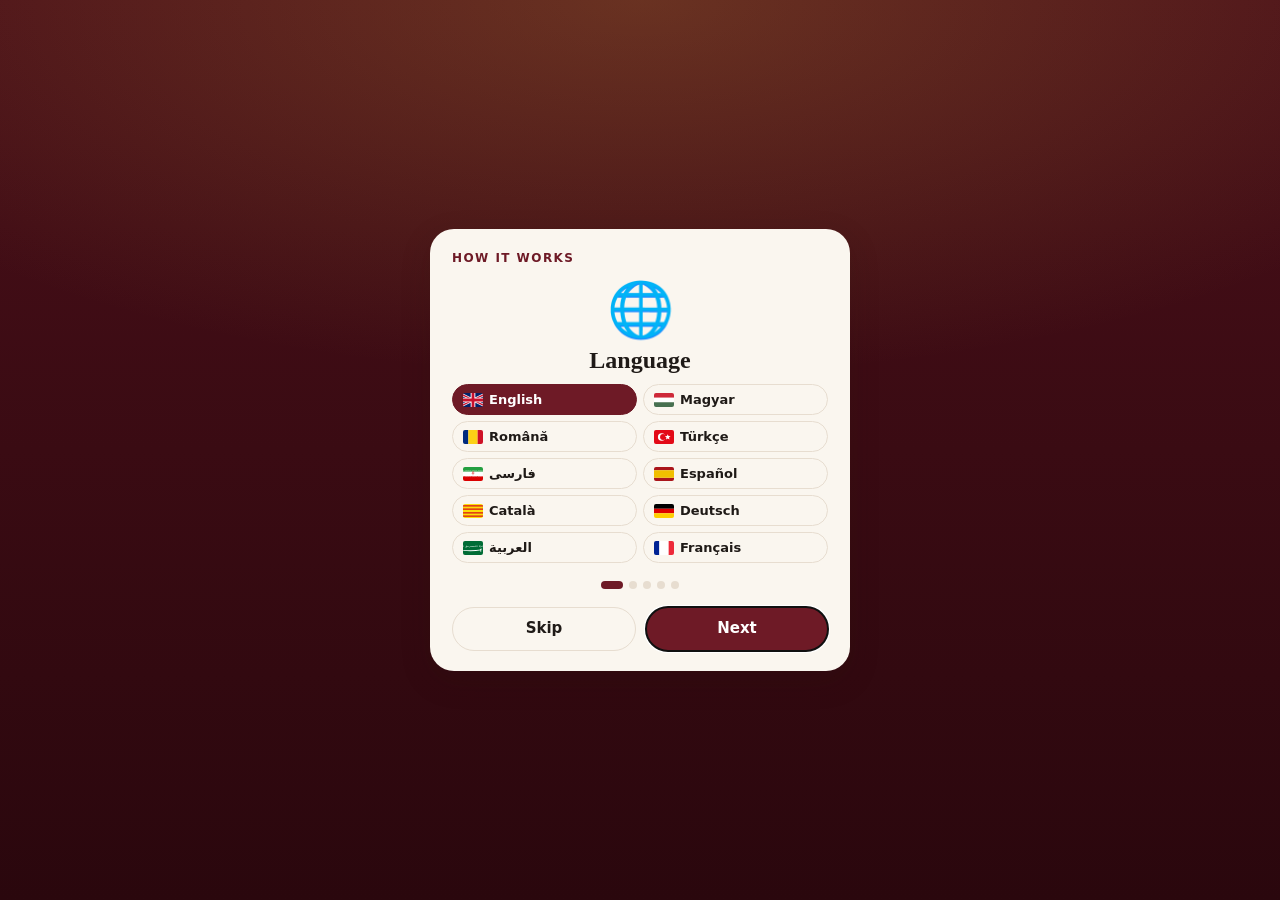
<file: index.html>
<!doctype html>
<html lang="en">
<head>
  <meta charset="utf-8">
  <meta name="viewport" content="width=device-width, initial-scale=1, viewport-fit=cover">
  <meta name="theme-color" content="#6e1a26">
  <title>(T) Our.Cluj</title>
  <link rel="manifest" href="manifest.webmanifest">
  <link rel="icon" href="img/icon.svg" type="image/svg+xml">
  <link rel="apple-touch-icon" href="img/apple-touch-icon.png">
  <link rel="stylesheet" href="vendor/leaflet/leaflet.css">
  <link rel="stylesheet" href="css/style.css">
</head>
<body>
  <!-- Kurze Einführung (einmalig, später über das Menü) -->
  <section class="onboard" id="onboard" hidden role="dialog" aria-modal="true" aria-labelledby="ob-title">
    <div class="ob-card">
      <div class="ob-top"><span class="ob-head" id="ob-head"></span></div>
      <div class="ob-icon" id="ob-icon" aria-hidden="true"></div>
      <h2 id="ob-title"></h2>
      <p id="ob-text"></p>
      <div class="ob-langs" id="ob-langs" role="group" hidden></div>
      <div class="ob-dots" id="ob-dots"></div>
      <div class="ob-actions">
        <button class="btn btn-ghost" id="ob-skip" type="button"></button>
        <button class="btn btn-primary" id="ob-next" type="button"></button>
      </div>
    </div>
  </section>

  <!-- Auswahl: Stadt und Tour -->
  <section class="chooser" id="chooser" hidden aria-labelledby="ch-title">
    <header class="ch-head">
      <img class="curtain-mark" src="img/logo-mark.svg" alt="" aria-hidden="true">
      <h1 id="ch-title"></h1>
      <p id="ch-sub"></p>
      <button class="btn btn-ghost ch-help" id="ch-help" type="button"></button>
    </header>
    <p class="ch-error" id="ch-error" hidden></p>
    <div class="ch-list" id="ch-list"></div>
    <p class="ch-ai"><button class="link-btn ai-link" id="ai-chooser" type="button"></button></p>
  </section>

  <!-- Startbildschirm -->
  <section id="intro" class="intro">
    <div class="intro-inner">
      <img class="curtain-mark" src="img/logo-mark.svg" alt="" aria-hidden="true">
      <p class="eyebrow" id="intro-organizer"></p>
      <h1 id="intro-title"></h1>
      <p class="lead" id="intro-subtitle"></p>
      <button class="intro-lang-btn" id="intro-lang-btn" type="button" aria-expanded="false" aria-controls="intro-lang"></button>
      <div class="lang-switch intro-lang" id="intro-lang" role="group" data-i18n-aria="chooseLang" hidden></div>
      <ul class="facts">
        <li><strong id="intro-count">5</strong> <span data-i18n="stations"></span> <small id="intro-optional" class="intro-optional"></small></li>
        <li><strong id="intro-km"></strong> <span data-i18n="onFoot"></span></li>
        <li><strong id="intro-min"></strong></li>
      </ul>
      <button class="btn btn-primary btn-lg" id="start-btn" data-i18n="start"></button>
      <p class="hint" data-i18n="hint"></p>
      <button class="link-btn" id="intro-change" type="button" data-i18n="changeTour"></button>
      <button class="link-btn ai-link" id="ai-intro" type="button" data-i18n="aiShort"></button>
      <p class="proto-note" data-i18n="protoNote"></p>
    </div>
  </section>

  <!-- Kopfzeile -->
  <header class="topbar">
    <button class="icon-btn" id="list-btn" data-i18n-aria="aMenu">
      <svg viewBox="0 0 24 24"><path d="M4 6h16M4 12h16M4 18h16" stroke="currentColor" stroke-width="2" stroke-linecap="round"/></svg>
    </button>
    <div class="topbar-title">
      <span id="tour-title"></span>
      <span class="progress-label" id="progress-label"></span>
    </div>
    <button class="lang-btn" id="lang-btn" data-i18n-aria="chooseLang" aria-haspopup="true" aria-expanded="false" aria-controls="lang-menu">EN</button>
    <button class="icon-btn" id="locate-btn" data-i18n-aria="aLocate">
      <svg viewBox="0 0 24 24"><circle cx="12" cy="12" r="4" fill="none" stroke="currentColor" stroke-width="2"/><path d="M12 2v3M12 19v3M2 12h3M19 12h3" stroke="currentColor" stroke-width="2" stroke-linecap="round"/></svg>
    </button>
  </header>
  <div class="progress-bar"><div id="progress-fill"></div></div>
  <div class="lang-menu" id="lang-menu" hidden><div class="lang-switch" role="group" data-i18n-aria="chooseLang"></div></div>

  <!-- Karte -->
  <main id="map" data-i18n-aria="aMap"></main>

  <div class="demo-banner" id="demo-banner" data-i18n="demoBanner" hidden></div>

  <!-- Karte der nächsten Station (unten) -->
  <section class="next-card" id="next-card">
    <div class="next-num" id="next-num">1</div>
    <div class="next-info">
      <div class="next-label" id="next-label"></div>
      <div class="next-title" id="next-title"></div>
      <div class="next-meta" id="next-meta"></div>
    </div>
    <button class="btn btn-primary" id="next-open"></button>
  </section>

  <!-- Stationsliste -->
  <aside class="drawer" id="drawer" aria-hidden="true">
    <div class="drawer-head">
      <h2 data-i18n="stationsTitle"></h2>
      <button class="icon-btn" id="drawer-close" data-i18n-aria="aClose">
        <svg viewBox="0 0 24 24"><path d="M6 6l12 12M18 6L6 18" stroke="currentColor" stroke-width="2" stroke-linecap="round"/></svg>
      </button>
    </div>
    <ol class="station-list" id="station-list"></ol>
    <div class="drawer-foot">
      <button class="btn btn-ghost drawer-lang" id="drawer-lang" type="button" aria-haspopup="true"></button>
      <label class="switch">
        <input type="checkbox" id="demo-toggle">
        <span data-i18n="demoMode"></span>
      </label>
      <button class="btn btn-ghost" id="change-tour-btn" type="button" data-i18n="changeTour"></button>
      <button class="btn btn-ghost" id="help-btn" type="button" data-i18n="howItWorks"></button>
      <button class="btn btn-ghost" id="ai-menu" type="button" data-i18n="aiMenu"></button>
      <button class="btn btn-ghost" id="reset-btn" data-i18n="resetProgress"></button>
    </div>
  </aside>
  <div class="scrim" id="scrim"></div>

  <!-- Stationsdetail mit Audio -->
  <section class="sheet" id="sheet" aria-hidden="true" role="dialog" aria-labelledby="sheet-title">
    <div class="sheet-grip"></div>
    <button class="icon-btn sheet-close" id="sheet-close" data-i18n-aria="aClose">
      <svg viewBox="0 0 24 24"><path d="M6 9l6 6 6-6" stroke="currentColor" stroke-width="2" stroke-linecap="round" fill="none"/></svg>
    </button>
    <div class="sheet-hero" id="sheet-hero">
      <span class="sheet-year" id="sheet-year"></span>
      <span class="sheet-num" id="sheet-num"></span>
    </div>
    <div class="sheet-body">
      <p class="eyebrow" id="sheet-subtitle"></p>
      <h2 id="sheet-title"></h2>
      <p class="sheet-address" id="sheet-address"></p>

      <div class="gallery-wrap" id="sheet-media-wrap" hidden>
        <div class="gallery" id="sheet-media"></div>
        <p class="media-credit" id="media-credit"></p>
      </div>

      <div class="player" id="player">
        <button class="play-btn" id="play-btn" data-i18n-aria="aPlay">
          <svg class="i-play" viewBox="0 0 24 24"><path d="M8 5v14l11-7z" fill="currentColor"/></svg>
          <svg class="i-pause" viewBox="0 0 24 24"><path d="M7 5h4v14H7zM13 5h4v14h-4z" fill="currentColor"/></svg>
        </button>
        <div class="player-main">
          <div class="player-track" id="player-track"><div class="player-fill" id="player-fill"></div></div>
          <div class="player-meta">
            <span id="player-time">0:00</span>
            <span id="player-source"></span>
          </div>
        </div>
        <div class="player-side">
          <button class="chip" id="back-btn" data-i18n-aria="aBack">−15</button>
          <button class="chip" id="rate-btn" data-i18n-aria="aRate">1×</button>
        </div>
      </div>

      <section class="compare" id="sheet-compare" hidden>
        <div class="compare-head"><strong data-i18n="cmpTitle"></strong><span id="cmp-caption"></span></div>
        <div class="compare-stage" id="cmp-stage">
          <img id="cmp-now" alt="" hidden>
          <div class="compare-then" id="cmp-then-wrap"><img id="cmp-then" alt=""></div>
          <div class="compare-handle" id="cmp-handle" hidden></div>
          <span class="compare-tag left" id="cmp-tag-then"></span>
          <span class="compare-tag right" id="cmp-tag-now" data-i18n="cmpNow" hidden></span>
          <input type="range" id="cmp-range" min="0" max="100" step="any" value="50" data-i18n-aria="cmpSlider" hidden>
          <div class="compare-empty" id="cmp-empty"><p data-i18n="cmpNoNow"></p></div>
        </div>
        <div class="compare-thumbs" id="cmp-thumbs"></div>
        <p class="compare-hint" id="cmp-hint"></p>
        <button class="btn btn-ghost compare-photo" id="cmp-photo" type="button"></button>
        <input type="file" accept="image/*" capture="environment" id="cmp-file" hidden>
        <p class="compare-credit" id="cmp-credit"></p>
      </section>

      <div class="story" id="sheet-text"></div>
      <aside class="fact" id="sheet-fact" hidden></aside>

      <section class="nearby" id="sheet-nearby" hidden>
        <h3 data-i18n="nearbyTitle"></h3>
        <div class="nearby-list" id="nearby-list"></div>
      </section>

      <div class="activity" id="sheet-activity" hidden>
        <div class="activity-head"><span class="activity-icon" id="act-icon"></span><h3 id="act-title"></h3></div>
        <p id="act-text"></p>
        <ul class="activity-items" id="act-items"></ul>
        <div class="photo-box" id="act-photo" hidden>
          <input type="file" accept="image/*" capture="user" id="photo-input" hidden>
          <img id="photo-preview" alt="" hidden>
          <div class="photo-actions">
            <button class="btn btn-primary" id="photo-btn"></button>
            <button class="btn btn-ghost" id="photo-share" data-i18n="share" hidden></button>
          </div>
          <p class="photo-note" data-i18n="photoNote"></p>
        </div>
      </div>
      <div class="links" id="sheet-links"></div>
      <section class="readmore" id="sheet-readmore" hidden>
        <h3 data-i18n="readMore"></h3>
        <ul id="readmore-list"></ul>
      </section>

      <div class="sheet-actions">
        <button class="btn btn-ghost" id="route-btn" data-i18n="route"></button>
        <button class="btn btn-primary" id="sheet-next"></button>
      </div>
      <button class="btn btn-ghost sheet-optional" id="sheet-next-opt" type="button" hidden></button>
    </div>
  </section>

  <!-- Vollbildansicht für Archivbilder -->
  <div class="lightbox" id="lightbox" hidden role="dialog" aria-modal="true">
    <button class="icon-btn lightbox-close" id="lightbox-close" data-i18n-aria="aClose">
      <svg viewBox="0 0 24 24"><path d="M6 6l12 12M18 6L6 18" stroke="currentColor" stroke-width="2" stroke-linecap="round"/></svg>
    </button>
    <button class="icon-btn lightbox-nav prev" id="lightbox-prev" data-i18n-aria="aPrev">
      <svg viewBox="0 0 24 24"><path d="M15 5l-7 7 7 7" stroke="currentColor" stroke-width="2" stroke-linecap="round" fill="none"/></svg>
    </button>
    <figure>
      <img id="lightbox-img" alt="">
      <figcaption id="lightbox-cap"></figcaption>
    </figure>
    <button class="icon-btn lightbox-nav next" id="lightbox-next" data-i18n-aria="aNext">
      <svg viewBox="0 0 24 24"><path d="M9 5l7 7-7 7" stroke="currentColor" stroke-width="2" stroke-linecap="round" fill="none"/></svg>
    </button>
  </div>


  <!-- KI-Hinweis -->
  <section class="ai-modal" id="ai-modal" hidden role="dialog" aria-modal="true" aria-labelledby="ai-title">
    <div class="ai-card">
      <h2 id="ai-title"></h2>
      <div id="ai-text"></div>
      <button class="btn btn-primary" id="ai-close" type="button"></button>
    </div>
  </section>

  <div class="toast" id="toast" role="status" aria-live="polite"></div>

  <script src="vendor/leaflet/leaflet.js"></script>
  <script src="js/i18n.js"></script>
  <script src="js/i18n-extra.js"></script>
  <script src="js/stations.js"></script>
  <script src="js/stations-locales.js"></script>
  <script src="js/audio.js"></script>
  <script src="js/boot.js"></script>
  <script src="js/app.js"></script>
</body>
</html>
</file>
<file: vendor/leaflet/leaflet.css>
/* required styles */

.leaflet-pane,
.leaflet-tile,
.leaflet-marker-icon,
.leaflet-marker-shadow,
.leaflet-tile-container,
.leaflet-pane > svg,
.leaflet-pane > canvas,
.leaflet-zoom-box,
.leaflet-image-layer,
.leaflet-layer {
	position: absolute;
	left: 0;
	top: 0;
	}
.leaflet-container {
	overflow: hidden;
	}
.leaflet-tile,
.leaflet-marker-icon,
.leaflet-marker-shadow {
	-webkit-user-select: none;
	   -moz-user-select: none;
	        user-select: none;
	  -webkit-user-drag: none;
	}
/* Prevents IE11 from highlighting tiles in blue */
.leaflet-tile::selection {
	background: transparent;
}
/* Safari renders non-retina tile on retina better with this, but Chrome is worse */
.leaflet-safari .leaflet-tile {
	image-rendering: -webkit-optimize-contrast;
	}
/* hack that prevents hw layers "stretching" when loading new tiles */
.leaflet-safari .leaflet-tile-container {
	width: 1600px;
	height: 1600px;
	-webkit-transform-origin: 0 0;
	}
.leaflet-marker-icon,
.leaflet-marker-shadow {
	display: block;
	}
/* .leaflet-container svg: reset svg max-width decleration shipped in Joomla! (joomla.org) 3.x */
/* .leaflet-container img: map is broken in FF if you have max-width: 100% on tiles */
.leaflet-container .leaflet-overlay-pane svg {
	max-width: none !important;
	max-height: none !important;
	}
.leaflet-container .leaflet-marker-pane img,
.leaflet-container .leaflet-shadow-pane img,
.leaflet-container .leaflet-tile-pane img,
.leaflet-container img.leaflet-image-layer,
.leaflet-container .leaflet-tile {
	max-width: none !important;
	max-height: none !important;
	width: auto;
	padding: 0;
	}

.leaflet-container img.leaflet-tile {
	/* See: https://bugs.chromium.org/p/chromium/issues/detail?id=600120 */
	mix-blend-mode: plus-lighter;
}

.leaflet-container.leaflet-touch-zoom {
	-ms-touch-action: pan-x pan-y;
	touch-action: pan-x pan-y;
	}
.leaflet-container.leaflet-touch-drag {
	-ms-touch-action: pinch-zoom;
	/* Fallback for FF which doesn't support pinch-zoom */
	touch-action: none;
	touch-action: pinch-zoom;
}
.leaflet-container.leaflet-touch-drag.leaflet-touch-zoom {
	-ms-touch-action: none;
	touch-action: none;
}
.leaflet-container {
	-webkit-tap-highlight-color: transparent;
}
.leaflet-container a {
	-webkit-tap-highlight-color: rgba(51, 181, 229, 0.4);
}
.leaflet-tile {
	filter: inherit;
	visibility: hidden;
	}
.leaflet-tile-loaded {
	visibility: inherit;
	}
.leaflet-zoom-box {
	width: 0;
	height: 0;
	-moz-box-sizing: border-box;
	     box-sizing: border-box;
	z-index: 800;
	}
/* workaround for https://bugzilla.mozilla.org/show_bug.cgi?id=888319 */
.leaflet-overlay-pane svg {
	-moz-user-select: none;
	}

.leaflet-pane         { z-index: 400; }

.leaflet-tile-pane    { z-index: 200; }
.leaflet-overlay-pane { z-index: 400; }
.leaflet-shadow-pane  { z-index: 500; }
.leaflet-marker-pane  { z-index: 600; }
.leaflet-tooltip-pane   { z-index: 650; }
.leaflet-popup-pane   { z-index: 700; }

.leaflet-map-pane canvas { z-index: 100; }
.leaflet-map-pane svg    { z-index: 200; }

.leaflet-vml-shape {
	width: 1px;
	height: 1px;
	}
.lvml {
	behavior: url(#default#VML);
	display: inline-block;
	position: absolute;
	}


/* control positioning */

.leaflet-control {
	position: relative;
	z-index: 800;
	pointer-events: visiblePainted; /* IE 9-10 doesn't have auto */
	pointer-events: auto;
	}
.leaflet-top,
.leaflet-bottom {
	position: absolute;
	z-index: 1000;
	pointer-events: none;
	}
.leaflet-top {
	top: 0;
	}
.leaflet-right {
	right: 0;
	}
.leaflet-bottom {
	bottom: 0;
	}
.leaflet-left {
	left: 0;
	}
.leaflet-control {
	float: left;
	clear: both;
	}
.leaflet-right .leaflet-control {
	float: right;
	}
.leaflet-top .leaflet-control {
	margin-top: 10px;
	}
.leaflet-bottom .leaflet-control {
	margin-bottom: 10px;
	}
.leaflet-left .leaflet-control {
	margin-left: 10px;
	}
.leaflet-right .leaflet-control {
	margin-right: 10px;
	}


/* zoom and fade animations */

.leaflet-fade-anim .leaflet-popup {
	opacity: 0;
	-webkit-transition: opacity 0.2s linear;
	   -moz-transition: opacity 0.2s linear;
	        transition: opacity 0.2s linear;
	}
.leaflet-fade-anim .leaflet-map-pane .leaflet-popup {
	opacity: 1;
	}
.leaflet-zoom-animated {
	-webkit-transform-origin: 0 0;
	    -ms-transform-origin: 0 0;
	        transform-origin: 0 0;
	}
svg.leaflet-zoom-animated {
	will-change: transform;
}

.leaflet-zoom-anim .leaflet-zoom-animated {
	-webkit-transition: -webkit-transform 0.25s cubic-bezier(0,0,0.25,1);
	   -moz-transition:    -moz-transform 0.25s cubic-bezier(0,0,0.25,1);
	        transition:         transform 0.25s cubic-bezier(0,0,0.25,1);
	}
.leaflet-zoom-anim .leaflet-tile,
.leaflet-pan-anim .leaflet-tile {
	-webkit-transition: none;
	   -moz-transition: none;
	        transition: none;
	}

.leaflet-zoom-anim .leaflet-zoom-hide {
	visibility: hidden;
	}


/* cursors */

.leaflet-interactive {
	cursor: pointer;
	}
.leaflet-grab {
	cursor: -webkit-grab;
	cursor:    -moz-grab;
	cursor:         grab;
	}
.leaflet-crosshair,
.leaflet-crosshair .leaflet-interactive {
	cursor: crosshair;
	}
.leaflet-popup-pane,
.leaflet-control {
	cursor: auto;
	}
.leaflet-dragging .leaflet-grab,
.leaflet-dragging .leaflet-grab .leaflet-interactive,
.leaflet-dragging .leaflet-marker-draggable {
	cursor: move;
	cursor: -webkit-grabbing;
	cursor:    -moz-grabbing;
	cursor:         grabbing;
	}

/* marker & overlays interactivity */
.leaflet-marker-icon,
.leaflet-marker-shadow,
.leaflet-image-layer,
.leaflet-pane > svg path,
.leaflet-tile-container {
	pointer-events: none;
	}

.leaflet-marker-icon.leaflet-interactive,
.leaflet-image-layer.leaflet-interactive,
.leaflet-pane > svg path.leaflet-interactive,
svg.leaflet-image-layer.leaflet-interactive path {
	pointer-events: visiblePainted; /* IE 9-10 doesn't have auto */
	pointer-events: auto;
	}

/* visual tweaks */

.leaflet-container {
	background: #ddd;
	outline-offset: 1px;
	}
.leaflet-container a {
	color: #0078A8;
	}
.leaflet-zoom-box {
	border: 2px dotted #38f;
	background: rgba(255,255,255,0.5);
	}


/* general typography */
.leaflet-container {
	font-family: "Helvetica Neue", Arial, Helvetica, sans-serif;
	font-size: 12px;
	font-size: 0.75rem;
	line-height: 1.5;
	}


/* general toolbar styles */

.leaflet-bar {
	box-shadow: 0 1px 5px rgba(0,0,0,0.65);
	border-radius: 4px;
	}
.leaflet-bar a {
	background-color: #fff;
	border-bottom: 1px solid #ccc;
	width: 26px;
	height: 26px;
	line-height: 26px;
	display: block;
	text-align: center;
	text-decoration: none;
	color: black;
	}
.leaflet-bar a,
.leaflet-control-layers-toggle {
	background-position: 50% 50%;
	background-repeat: no-repeat;
	display: block;
	}
.leaflet-bar a:hover,
.leaflet-bar a:focus {
	background-color: #f4f4f4;
	}
.leaflet-bar a:first-child {
	border-top-left-radius: 4px;
	border-top-right-radius: 4px;
	}
.leaflet-bar a:last-child {
	border-bottom-left-radius: 4px;
	border-bottom-right-radius: 4px;
	border-bottom: none;
	}
.leaflet-bar a.leaflet-disabled {
	cursor: default;
	background-color: #f4f4f4;
	color: #bbb;
	}

.leaflet-touch .leaflet-bar a {
	width: 30px;
	height: 30px;
	line-height: 30px;
	}
.leaflet-touch .leaflet-bar a:first-child {
	border-top-left-radius: 2px;
	border-top-right-radius: 2px;
	}
.leaflet-touch .leaflet-bar a:last-child {
	border-bottom-left-radius: 2px;
	border-bottom-right-radius: 2px;
	}

/* zoom control */

.leaflet-control-zoom-in,
.leaflet-control-zoom-out {
	font: bold 18px 'Lucida Console', Monaco, monospace;
	text-indent: 1px;
	}

.leaflet-touch .leaflet-control-zoom-in, .leaflet-touch .leaflet-control-zoom-out  {
	font-size: 22px;
	}


/* layers control */

.leaflet-control-layers {
	box-shadow: 0 1px 5px rgba(0,0,0,0.4);
	background: #fff;
	border-radius: 5px;
	}
.leaflet-control-layers-toggle {
	background-image: url(images/layers.png);
	width: 36px;
	height: 36px;
	}
.leaflet-retina .leaflet-control-layers-toggle {
	background-image: url(images/layers-2x.png);
	background-size: 26px 26px;
	}
.leaflet-touch .leaflet-control-layers-toggle {
	width: 44px;
	height: 44px;
	}
.leaflet-control-layers .leaflet-control-layers-list,
.leaflet-control-layers-expanded .leaflet-control-layers-toggle {
	display: none;
	}
.leaflet-control-layers-expanded .leaflet-control-layers-list {
	display: block;
	position: relative;
	}
.leaflet-control-layers-expanded {
	padding: 6px 10px 6px 6px;
	color: #333;
	background: #fff;
	}
.leaflet-control-layers-scrollbar {
	overflow-y: scroll;
	overflow-x: hidden;
	padding-right: 5px;
	}
.leaflet-control-layers-selector {
	margin-top: 2px;
	position: relative;
	top: 1px;
	}
.leaflet-control-layers label {
	display: block;
	font-size: 13px;
	font-size: 1.08333em;
	}
.leaflet-control-layers-separator {
	height: 0;
	border-top: 1px solid #ddd;
	margin: 5px -10px 5px -6px;
	}

/* Default icon URLs */
.leaflet-default-icon-path { /* used only in path-guessing heuristic, see L.Icon.Default */
	background-image: url(images/marker-icon.png);
	}


/* attribution and scale controls */

.leaflet-container .leaflet-control-attribution {
	background: #fff;
	background: rgba(255, 255, 255, 0.8);
	margin: 0;
	}
.leaflet-control-attribution,
.leaflet-control-scale-line {
	padding: 0 5px;
	color: #333;
	line-height: 1.4;
	}
.leaflet-control-attribution a {
	text-decoration: none;
	}
.leaflet-control-attribution a:hover,
.leaflet-control-attribution a:focus {
	text-decoration: underline;
	}
.leaflet-attribution-flag {
	display: inline !important;
	vertical-align: baseline !important;
	width: 1em;
	height: 0.6669em;
	}
.leaflet-left .leaflet-control-scale {
	margin-left: 5px;
	}
.leaflet-bottom .leaflet-control-scale {
	margin-bottom: 5px;
	}
.leaflet-control-scale-line {
	border: 2px solid #777;
	border-top: none;
	line-height: 1.1;
	padding: 2px 5px 1px;
	white-space: nowrap;
	-moz-box-sizing: border-box;
	     box-sizing: border-box;
	background: rgba(255, 255, 255, 0.8);
	text-shadow: 1px 1px #fff;
	}
.leaflet-control-scale-line:not(:first-child) {
	border-top: 2px solid #777;
	border-bottom: none;
	margin-top: -2px;
	}
.leaflet-control-scale-line:not(:first-child):not(:last-child) {
	border-bottom: 2px solid #777;
	}

.leaflet-touch .leaflet-control-attribution,
.leaflet-touch .leaflet-control-layers,
.leaflet-touch .leaflet-bar {
	box-shadow: none;
	}
.leaflet-touch .leaflet-control-layers,
.leaflet-touch .leaflet-bar {
	border: 2px solid rgba(0,0,0,0.2);
	background-clip: padding-box;
	}


/* popup */

.leaflet-popup {
	position: absolute;
	text-align: center;
	margin-bottom: 20px;
	}
.leaflet-popup-content-wrapper {
	padding: 1px;
	text-align: left;
	border-radius: 12px;
	}
.leaflet-popup-content {
	margin: 13px 24px 13px 20px;
	line-height: 1.3;
	font-size: 13px;
	font-size: 1.08333em;
	min-height: 1px;
	}
.leaflet-popup-content p {
	margin: 17px 0;
	margin: 1.3em 0;
	}
.leaflet-popup-tip-container {
	width: 40px;
	height: 20px;
	position: absolute;
	left: 50%;
	margin-top: -1px;
	margin-left: -20px;
	overflow: hidden;
	pointer-events: none;
	}
.leaflet-popup-tip {
	width: 17px;
	height: 17px;
	padding: 1px;

	margin: -10px auto 0;
	pointer-events: auto;

	-webkit-transform: rotate(45deg);
	   -moz-transform: rotate(45deg);
	    -ms-transform: rotate(45deg);
	        transform: rotate(45deg);
	}
.leaflet-popup-content-wrapper,
.leaflet-popup-tip {
	background: white;
	color: #333;
	box-shadow: 0 3px 14px rgba(0,0,0,0.4);
	}
.leaflet-container a.leaflet-popup-close-button {
	position: absolute;
	top: 0;
	right: 0;
	border: none;
	text-align: center;
	width: 24px;
	height: 24px;
	font: 16px/24px Tahoma, Verdana, sans-serif;
	color: #757575;
	text-decoration: none;
	background: transparent;
	}
.leaflet-container a.leaflet-popup-close-button:hover,
.leaflet-container a.leaflet-popup-close-button:focus {
	color: #585858;
	}
.leaflet-popup-scrolled {
	overflow: auto;
	}

.leaflet-oldie .leaflet-popup-content-wrapper {
	-ms-zoom: 1;
	}
.leaflet-oldie .leaflet-popup-tip {
	width: 24px;
	margin: 0 auto;

	-ms-filter: "progid:DXImageTransform.Microsoft.Matrix(M11=0.70710678, M12=0.70710678, M21=-0.70710678, M22=0.70710678)";
	filter: progid:DXImageTransform.Microsoft.Matrix(M11=0.70710678, M12=0.70710678, M21=-0.70710678, M22=0.70710678);
	}

.leaflet-oldie .leaflet-control-zoom,
.leaflet-oldie .leaflet-control-layers,
.leaflet-oldie .leaflet-popup-content-wrapper,
.leaflet-oldie .leaflet-popup-tip {
	border: 1px solid #999;
	}


/* div icon */

.leaflet-div-icon {
	background: #fff;
	border: 1px solid #666;
	}


/* Tooltip */
/* Base styles for the element that has a tooltip */
.leaflet-tooltip {
	position: absolute;
	padding: 6px;
	background-color: #fff;
	border: 1px solid #fff;
	border-radius: 3px;
	color: #222;
	white-space: nowrap;
	-webkit-user-select: none;
	-moz-user-select: none;
	-ms-user-select: none;
	user-select: none;
	pointer-events: none;
	box-shadow: 0 1px 3px rgba(0,0,0,0.4);
	}
.leaflet-tooltip.leaflet-interactive {
	cursor: pointer;
	pointer-events: auto;
	}
.leaflet-tooltip-top:before,
.leaflet-tooltip-bottom:before,
.leaflet-tooltip-left:before,
.leaflet-tooltip-right:before {
	position: absolute;
	pointer-events: none;
	border: 6px solid transparent;
	background: transparent;
	content: "";
	}

/* Directions */

.leaflet-tooltip-bottom {
	margin-top: 6px;
}
.leaflet-tooltip-top {
	margin-top: -6px;
}
.leaflet-tooltip-bottom:before,
.leaflet-tooltip-top:before {
	left: 50%;
	margin-left: -6px;
	}
.leaflet-tooltip-top:before {
	bottom: 0;
	margin-bottom: -12px;
	border-top-color: #fff;
	}
.leaflet-tooltip-bottom:before {
	top: 0;
	margin-top: -12px;
	margin-left: -6px;
	border-bottom-color: #fff;
	}
.leaflet-tooltip-left {
	margin-left: -6px;
}
.leaflet-tooltip-right {
	margin-left: 6px;
}
.leaflet-tooltip-left:before,
.leaflet-tooltip-right:before {
	top: 50%;
	margin-top: -6px;
	}
.leaflet-tooltip-left:before {
	right: 0;
	margin-right: -12px;
	border-left-color: #fff;
	}
.leaflet-tooltip-right:before {
	left: 0;
	margin-left: -12px;
	border-right-color: #fff;
	}

/* Printing */

@media print {
	/* Prevent printers from removing background-images of controls. */
	.leaflet-control {
		-webkit-print-color-adjust: exact;
		print-color-adjust: exact;
		}
	}
</file>
<file: css/style.css>
:root {
  --wine: #6e1a26;
  --wine-2: #8d2534;
  --gold: #c79a3b;
  --cream: #faf6ef;
  --ink: #1f1a17;
  --muted: #6d625a;
  --line: #e7ddd0;
  --card: #ffffff;
  --shadow: 0 10px 30px rgba(40, 18, 10, .18);
  --radius: 18px;
  --safe-b: env(safe-area-inset-bottom, 0px);
  --serif: "Iowan Old Style", "Palatino Linotype", Palatino, Georgia, serif;
  --sans: system-ui, -apple-system, "Segoe UI", Roboto, sans-serif;
}
@media (prefers-color-scheme: dark) {
  :root {
    --cream: #17110f;
    --ink: #f3ece4;
    --muted: #b3a79c;
    --line: #3e302b;
    --card: #221a17;
    --shadow: 0 10px 30px rgba(0, 0, 0, .5);
  }
}

* { box-sizing: border-box; }
html, body { height: 100%; margin: 0; }
body {
  font-family: var(--sans);
  color: var(--ink);
  background: var(--cream);
  overflow: hidden;
  -webkit-tap-highlight-color: transparent;
}
button { font: inherit; color: inherit; cursor: pointer; }
h1, h2 { font-family: var(--serif); font-weight: 600; margin: 0; }

/* ---------- Buttons ---------- */
.btn {
  border: 0; border-radius: 999px; padding: 11px 18px;
  font-weight: 600; font-size: 15px; white-space: nowrap;
}
.btn-primary { background: var(--wine); color: #fff; }
.btn-primary:active { background: var(--wine-2); }
.btn-ghost { background: transparent; border: 1.5px solid var(--line); color: var(--ink); }
@media (prefers-color-scheme: dark) { .btn-ghost { border-color: #4a3b35; } }
.btn-lg { padding: 16px 34px; font-size: 17px; }
.icon-btn {
  width: 42px; height: 42px; border: 0; border-radius: 50%;
  background: transparent; display: grid; place-items: center; flex: none;
}
.icon-btn svg { width: 22px; height: 22px; }
.chip {
  border: 1.5px solid var(--line); background: transparent; border-radius: 999px;
  padding: 6px 10px; font-size: 13px; font-weight: 600; min-width: 46px;
}
@media (prefers-color-scheme: dark) { .chip { border-color: #4a3b35; } }

/* ---------- Intro ---------- */
.intro {
  position: fixed; inset: 0; z-index: 2000;
  background:
    radial-gradient(120% 70% at 50% 0%, rgba(199, 154, 59, .25), transparent 60%),
    linear-gradient(180deg, #4a0f19, #2a070d);
  color: #fbeee0;
  display: grid; place-items: center; padding: 24px 16px;
  transition: opacity .5s, visibility .5s;
  overflow-y: auto;
}
.intro.hide { opacity: 0; visibility: hidden; }
.intro-inner { max-width: 420px; text-align: center; }
.curtain-mark { display: block; width: auto; height: 84px; margin: 0 auto 16px; }
.intro .eyebrow { color: var(--gold); }
.intro h1 { font-size: clamp(38px, 11vw, 54px); line-height: 1.05; margin: 8px 0 14px; }
.intro .lead { font-size: 18px; line-height: 1.5; opacity: .9; margin: 0 0 24px; }
.facts { list-style: none; padding: 0; margin: 0 0 30px; display: flex; justify-content: center; gap: 18px; font-size: 14px; opacity: .85; }
.facts strong { display: block; font-size: 18px; color: #fff; }
.intro .btn-primary { background: var(--gold); color: #2a070d; }
.hint { font-size: 13px; opacity: .7; margin: 18px 0 0; line-height: 1.5; }
.proto-note { font-size: 11px; letter-spacing: .12em; text-transform: uppercase; opacity: .45; margin-top: 22px; }

.eyebrow {
  font-size: 12px; letter-spacing: .12em; text-transform: uppercase;
  font-weight: 700; color: var(--wine); margin: 0;
}
@media (prefers-color-scheme: dark) { .eyebrow { color: var(--gold); } }

/* ---------- Kopfzeile ---------- */
.topbar {
  position: fixed; top: 0; left: 0; right: 0; z-index: 1000;
  display: flex; align-items: center; gap: 6px;
  padding: calc(env(safe-area-inset-top, 0px) + 6px) 8px 6px;
  background: var(--wine); color: #fff;
}
.topbar-title { flex: 1; text-align: center; display: flex; flex-direction: column; line-height: 1.2; }
.topbar-title > span:first-child { font-family: var(--serif); font-size: 18px; font-weight: 600; }
.progress-label { font-size: 12px; opacity: .8; }
.progress-bar { position: fixed; left: 0; right: 0; z-index: 1000; height: 3px; background: rgba(0,0,0,.15);
  top: calc(env(safe-area-inset-top, 0px) + 54px); }
#progress-fill { height: 100%; width: 0; background: var(--gold); transition: width .4s; }

/* ---------- Karte ---------- */
#map { position: fixed; inset: 0; top: calc(env(safe-area-inset-top, 0px) + 57px); z-index: 1; background: #e9e4dc; }
.leaflet-bottom.leaflet-right { bottom: calc(110px + var(--safe-b)); }
.leaflet-control-attribution { font-size: 10px; }
.demo #map { cursor: crosshair; }

.pin {
  width: 36px; height: 36px; border-radius: 50% 50% 50% 0; transform: rotate(-45deg);
  background: #fff; border: 3px solid var(--wine); box-shadow: 0 3px 8px rgba(0,0,0,.3);
  display: grid; place-items: center;
}
.pin span { transform: rotate(45deg); font-weight: 800; font-size: 15px; color: var(--wine); }
.pin.next { background: var(--wine); animation: bob 1.6s ease-in-out infinite; }
.pin.next span { color: #fff; }
.pin.visited { border-color: var(--gold); background: var(--gold); }
.pin.visited span { color: #fff; }
@keyframes bob { 50% { translate: 0 -5px; } }

.me {
  width: 22px; height: 22px; border-radius: 50%; background: #2f6fd6; border: 3px solid #fff;
  box-shadow: 0 0 0 0 rgba(47,111,214,.5); animation: ping 2s infinite;
}
@keyframes ping { 70% { box-shadow: 0 0 0 16px rgba(47,111,214,0); } 100% { box-shadow: 0 0 0 0 rgba(47,111,214,0); } }

.demo-banner {
  position: fixed; z-index: 900; left: 16px; right: 16px;
  top: calc(env(safe-area-inset-top, 0px) + 68px);
  background: #fff7e0; color: #5a4100; border: 1px solid #ecd48a;
  border-radius: 12px; padding: 8px 12px; font-size: 13px; text-align: center;
  box-shadow: var(--shadow);
}

/* ---------- Karte "Nächste Station" ---------- */
.next-card {
  position: fixed; z-index: 900; left: 12px; right: 12px; bottom: calc(12px + var(--safe-b));
  max-width: 520px; margin: 0 auto;
  background: var(--card); border-radius: var(--radius); box-shadow: var(--shadow);
  display: flex; align-items: center; gap: 12px; padding: 12px 12px 12px 14px;
}
.next-num {
  width: 44px; height: 44px; flex: none; border-radius: 50%; background: var(--wine); color: #fff;
  display: grid; place-items: center; font-weight: 800; font-size: 18px;
}
.next-info { flex: 1; min-width: 0; cursor: pointer; }
.next-label { font-size: 11px; text-transform: uppercase; letter-spacing: .1em; color: var(--muted); font-weight: 700; }
.next-title { font-family: var(--serif); font-size: 17px; font-weight: 600; white-space: nowrap; overflow: hidden; text-overflow: ellipsis; }
.next-meta { font-size: 13px; color: var(--muted); white-space: nowrap; overflow: hidden; text-overflow: ellipsis; }

/* ---------- Drawer (Liste) ---------- */
.scrim { position: fixed; inset: 0; z-index: 1100; background: rgba(20, 8, 5, .4); opacity: 0; visibility: hidden; transition: .25s; }
.scrim.show { opacity: 1; visibility: visible; }
.drawer {
  position: fixed; z-index: 1200; top: 0; bottom: 0; left: 0; width: min(88vw, 380px);
  background: var(--cream); transform: translateX(-102%); transition: transform .3s ease;
  display: flex; flex-direction: column; box-shadow: var(--shadow);
  padding-top: env(safe-area-inset-top, 0px);
}
.drawer.open { transform: none; }
.drawer-head { display: flex; align-items: center; justify-content: space-between; padding: 14px 10px 6px 18px; }
.station-list { list-style: none; margin: 0; padding: 4px 10px; overflow-y: auto; flex: 1; }
.station-list button {
  width: 100%; display: flex; gap: 12px; align-items: center; text-align: left;
  background: transparent; border: 0; padding: 12px 8px; border-radius: 12px;
}
.station-list button:active { background: rgba(110, 26, 38, .08); }
.li-num {
  width: 34px; height: 34px; border-radius: 50%; flex: none; display: grid; place-items: center;
  border: 2px solid var(--wine); color: var(--wine); font-weight: 800;
}
@media (prefers-color-scheme: dark) { .li-num { border-color: var(--gold); color: var(--gold); } }
.next .li-num { background: var(--wine); color: #fff; border-color: var(--wine); }
.visited .li-num { background: var(--gold); border-color: var(--gold); color: #fff; }
.li-text { display: flex; flex-direction: column; min-width: 0; }
.li-title { font-family: var(--serif); font-size: 16px; font-weight: 600; }
.li-sub { font-size: 13px; color: var(--muted); }
.drawer-foot { padding: 14px 18px calc(18px + var(--safe-b)); border-top: 1px solid var(--line); display: grid; gap: 12px; }
.switch { display: flex; gap: 10px; align-items: center; font-size: 14px; }
.switch input { width: 20px; height: 20px; accent-color: var(--wine); }

/* ---------- Sheet (Station) ---------- */
.sheet {
  position: fixed; z-index: 1300; left: 0; right: 0; bottom: 0;
  max-width: 640px; margin: 0 auto; max-height: 92vh; max-height: 92dvh; overflow-y: auto;
  background: var(--cream); border-radius: 24px 24px 0 0; box-shadow: var(--shadow);
  transform: translateY(105%); transition: transform .35s cubic-bezier(.2,.8,.2,1);
  overscroll-behavior: contain; -webkit-overflow-scrolling: touch;
}
.sheet.open { transform: none; }
.sheet-grip { position: absolute; top: 8px; left: 50%; width: 40px; height: 4px; margin-left: -20px; border-radius: 4px; background: rgba(255,255,255,.6); z-index: 2; }
.sheet-close { position: absolute; top: 12px; right: 12px; z-index: 2; background: rgba(0,0,0,.25); color: #fff; }
.sheet-hero {
  --hue: 350;
  height: 150px; position: relative; overflow: hidden; color: #fff;
  background:
    radial-gradient(90% 120% at 100% 0%, rgba(199, 154, 59, .45), transparent 60%),
    linear-gradient(135deg, hsl(var(--hue) 62% 26%), hsl(calc(var(--hue) + 15) 55% 14%));
}
.sheet-year {
  position: absolute; right: -6px; bottom: -22px; font-family: var(--serif);
  font-size: 110px; font-weight: 700; opacity: .18; letter-spacing: -.03em;
}
.sheet-num { position: absolute; left: 20px; bottom: 16px; font-size: 13px; font-weight: 700; letter-spacing: .1em; text-transform: uppercase; color: var(--gold); }
.sheet-body { padding: 18px 20px calc(28px + var(--safe-b)); }
.sheet-body h2 { font-size: 27px; line-height: 1.15; margin: 4px 0 4px; }
.sheet-address { margin: 0 0 16px; color: var(--muted); font-size: 14px; }

.player {
  position: sticky; top: 0; z-index: 1;
  display: flex; align-items: center; gap: 12px;
  background: var(--card); border-radius: var(--radius); padding: 12px; box-shadow: 0 4px 14px rgba(40,18,10,.1);
  margin-bottom: 18px;
}
.play-btn {
  width: 54px; height: 54px; flex: none; border-radius: 50%; border: 0;
  background: var(--wine); color: #fff; display: grid; place-items: center;
}
.play-btn svg { width: 26px; height: 26px; }
.play-btn .i-pause, .playing .play-btn .i-play { display: none; }
.playing .play-btn .i-pause { display: block; }
.player-main { flex: 1; min-width: 0; }
.player-track { height: 22px; display: flex; align-items: center; cursor: pointer; position: relative; }
.player-track::before { content: ""; position: absolute; left: 0; right: 0; height: 5px; border-radius: 5px; background: var(--line); }
@media (prefers-color-scheme: dark) { .player-track::before { background: #3e302b; } }
.player-fill { position: relative; height: 5px; border-radius: 5px; background: var(--gold); width: 0; transition: width .25s linear; }
.player-meta { display: flex; justify-content: space-between; font-size: 12px; color: var(--muted); gap: 8px; }
.player-meta span { white-space: nowrap; }
.player-meta span:last-child { overflow: hidden; text-overflow: ellipsis; }
.player-side { display: flex; flex-direction: column; gap: 6px; }

.story { font-family: var(--serif); font-size: 18px; line-height: 1.65; }
.story p { margin: 0 0 1em; }
.story span { transition: background .3s, color .3s; border-radius: 4px; }
.story span.speaking { background: rgba(199, 154, 59, .28); box-shadow: 0 0 0 3px rgba(199, 154, 59, .28); }
.sheet-actions { display: flex; gap: 10px; flex-wrap: wrap; margin-top: 8px; }
.sheet-actions .btn { flex: 1 1 160px; }

/* ---------- Toast ---------- */
.toast {
  position: fixed; z-index: 2500; left: 16px; right: 16px; top: calc(env(safe-area-inset-top, 0px) + 70px);
  max-width: 460px; margin: 0 auto; text-align: center;
  background: #2a1a16; color: #fff; border-radius: 14px; padding: 12px 16px; font-size: 14px; line-height: 1.4;
  box-shadow: var(--shadow); opacity: 0; transform: translateY(-10px); pointer-events: none; transition: .25s;
}
.toast.show { opacity: 1; transform: none; }

@media (min-width: 900px) {
  .sheet { left: auto; right: 16px; bottom: 16px; top: 72px; max-height: none; border-radius: 24px; width: 460px; transform: translateX(110%); }
  .sheet.open { transform: none; }
  .next-card { left: 16px; right: auto; width: 420px; margin: 0; }
}

/* ---------- Mitmach-Element & Links ---------- */
.badge {
  display: inline-block; font-size: 11px; font-weight: 700; letter-spacing: .04em;
  padding: 2px 8px; border-radius: 999px; background: #fff1cc; color: #7a5600; vertical-align: 1px;
}
.activity {
  margin: 6px 0 18px; padding: 16px; border-radius: var(--radius);
  background: linear-gradient(135deg, rgba(199,154,59,.16), rgba(110,26,38,.08));
  border: 1.5px solid rgba(199,154,59,.45);
}
.activity-head { display: flex; align-items: center; gap: 10px; margin-bottom: 6px; }
.activity-icon { font-size: 26px; line-height: 1; }
.activity h3 { margin: 0; font-family: var(--serif); font-size: 19px; }
.activity p { margin: 0 0 10px; line-height: 1.5; font-size: 15px; }
.activity-items { margin: 0 0 4px; padding-left: 20px; line-height: 1.6; font-size: 15px; }
.photo-box img { display: block; width: 100%; max-height: 360px; object-fit: cover; border-radius: 14px; margin: 6px 0 10px; }
.photo-actions { display: flex; gap: 10px; flex-wrap: wrap; }
.photo-actions .btn { flex: 1 1 140px; }
.photo-note { font-size: 12px !important; color: var(--muted); margin: 8px 0 0 !important; }
.links { display: flex; flex-direction: column; gap: 8px; margin-bottom: 10px; }
.links:empty { display: none; }
.links a { text-decoration: none; text-align: center; }

html[dir="rtl"] .drawer { left: auto; right: 0; transform: translateX(102%); }
html[dir="rtl"] .drawer.open { transform: none; }
html[dir="rtl"] .drawer-head { padding: 14px 18px 6px 10px; }
html[dir="rtl"] .station-list button, html[dir="rtl"] .gallery button, html[dir="rtl"] .ch-tour { text-align: right; }
html[dir="rtl"] .sheet-close { left: 12px; right: auto; }
html[dir="rtl"] .leaflet-bottom.leaflet-right { left: 10px; right: auto; }
html[dir="rtl"] .activity-items { padding-left: 0; padding-right: 20px; }
html[dir="rtl"] .lightbox-close { left: 10px; right: auto; }
html[dir="rtl"] .lightbox-nav.prev { left: auto; right: 6px; }
html[dir="rtl"] .lightbox-nav.next { right: auto; left: 6px; }
html[dir="rtl"] .compare-tag.left { left: 10px; right: auto; }
html[dir="rtl"] .compare-tag.right { right: 10px; left: auto; }
@media (min-width: 900px) {
  html[dir="rtl"] .sheet { left: 16px; right: auto; transform: translateX(-110%); }
  html[dir="rtl"] .sheet.open { transform: none; }
  html[dir="rtl"] .next-card { left: auto; right: 16px; }
}

/* ---------- Sprachwahl ---------- */
.lang-switch { display: flex; gap: 6px; justify-content: center; flex-wrap: wrap; }
.lang-switch button {
  border: 1.5px solid var(--line); background: transparent; border-radius: 999px;
  padding: 7px 14px; font-size: 14px; font-weight: 600;
  display: inline-flex; align-items: center; justify-content: center; gap: 7px;
}
.lang-flag { display: block; width: 20px; height: 14px; flex: 0 0 20px; object-fit: cover; border-radius: 2px; }
.lang-switch button[aria-pressed="true"] { background: var(--wine); border-color: var(--wine); color: #fff; }
.intro-lang { margin: 0 0 22px; }
.intro-lang button { border-color: rgba(251, 238, 224, .35); color: #fbeee0; }
.intro-lang button[aria-pressed="true"] { background: var(--gold); border-color: var(--gold); color: #2a070d; }
.drawer-foot .lang-switch { justify-content: flex-start; }
.lang-btn {
  flex: none; height: 30px; min-width: 40px; padding: 0 8px; border-radius: 999px;
  border: 1.5px solid rgba(255,255,255,.5); background: transparent; color: #fff;
  font-size: 12px; font-weight: 800; letter-spacing: .05em;
}

/* ---------- Archivbilder ---------- */
.gallery-wrap { margin: 0 -20px 16px; }
.gallery {
  display: flex; gap: 10px; overflow-x: auto; padding: 2px 20px 6px;
  scroll-snap-type: x mandatory; scroll-padding: 0 20px; -webkit-overflow-scrolling: touch; scrollbar-width: none;
}
.gallery::-webkit-scrollbar { display: none; }
.gallery button {
  flex: none; width: 150px; padding: 0; border: 0; background: transparent; text-align: left;
  scroll-snap-align: start;
}
.gallery:has(button:only-child) button { width: 100%; }
.gallery img {
  display: block; width: 100%; height: 120px; object-fit: cover; border-radius: 12px;
  background: var(--line); filter: sepia(.15);
}
.gallery:has(button:only-child) img { height: 190px; }
.gallery span {
  display: -webkit-box; -webkit-line-clamp: 2; -webkit-box-orient: vertical; overflow: hidden;
  font-size: 12px; line-height: 1.35; color: var(--muted); margin-top: 6px;
}
.media-credit { margin: 2px 20px 0; font-size: 11px; color: var(--muted); }

.lightbox {
  position: fixed; inset: 0; z-index: 3000; background: rgba(12, 6, 4, .94); color: #fff;
  display: flex; align-items: center; justify-content: center; padding: 56px 8px 24px;
}
.lightbox[hidden] { display: none; }
.lightbox figure { margin: 0; max-width: 100%; max-height: 100%; display: flex; flex-direction: column; align-items: center; }
.lightbox img { max-width: 100%; max-height: calc(100vh - 160px); object-fit: contain; border-radius: 6px; }
.lightbox figcaption { margin-top: 12px; font-size: 14px; line-height: 1.45; text-align: center; max-width: 560px; padding: 0 40px; opacity: .9; }
.lightbox .icon-btn { color: #fff; background: rgba(255,255,255,.12); }
.lightbox-close { position: absolute; top: calc(env(safe-area-inset-top, 0px) + 10px); right: 10px; }
.lightbox-nav { position: absolute; top: 50%; transform: translateY(-50%); }
.lightbox-nav.prev { left: 6px; }
.lightbox-nav.next { right: 6px; }

/* ---------- Einführung ---------- */
.onboard { position: fixed; inset: 0; z-index: 2200; display: grid; place-items: center; padding: 16px;
  background: radial-gradient(120% 70% at 50% 0%, rgba(199,154,59,.25), transparent 60%), linear-gradient(180deg, #4a0f19, #2a070d); }
.onboard[hidden] { display: none; }
.ob-card { width: 100%; max-width: 420px; background: var(--cream); color: var(--ink); border-radius: 24px; padding: 22px 22px 20px; box-shadow: var(--shadow); text-align: center; }
.ob-top { display: flex; justify-content: space-between; align-items: center; gap: 8px; margin-bottom: 8px; }
.ob-head { font-size: 12px; letter-spacing: .12em; text-transform: uppercase; font-weight: 700; color: var(--wine); }
@media (prefers-color-scheme: dark) { .ob-head { color: var(--gold); } }
.ob-langs { display: grid; grid-template-columns: repeat(2, minmax(0, 1fr)); gap: 6px; margin-top: 4px; }
.ob-langs[hidden] { display: none; }
.ob-langs button { display: inline-flex; align-items: center; gap: 7px; min-width: 0; border: 1.5px solid var(--line); background: transparent;
  color: var(--ink); border-radius: 999px; padding: 8px 12px; font-size: 14px; font-weight: 600; text-align: start; }
.ob-langs button[aria-pressed="true"] { background: var(--wine); border-color: var(--wine); color: #fff; }
.intro-lang-btn { display: inline-flex; align-items: center; gap: 8px; margin: 0 auto 18px; padding: 8px 16px; border-radius: 999px;
  border: 1.5px solid rgba(251, 238, 224, .45); background: transparent; color: #fbeee0; font-size: 15px; font-weight: 600; }
.intro-lang[hidden] { display: none; }
.ob-icon { font-size: 54px; line-height: 1; margin: 18px 0 10px; }
.ob-card h2 { font-size: 24px; margin: 0 0 10px; }
.ob-card p { margin: 0; line-height: 1.55; color: var(--muted); font-size: 16px; min-height: 5em; }
.ob-dots { display: flex; justify-content: center; gap: 6px; margin: 18px 0; }
.ob-dots span { width: 8px; height: 8px; border-radius: 50%; background: var(--line); }
.ob-dots span.on { background: var(--wine); width: 22px; border-radius: 4px; }
.ob-actions { display: flex; gap: 10px; }
.ob-actions .btn { flex: 1; }
.ob-actions .btn[hidden] { display: none; }

/* ---------- Auswahl von Stadt und Tour ---------- */
.chooser { position: fixed; inset: 0; z-index: 2100; overflow-y: auto; background: var(--cream); padding-bottom: calc(24px + var(--safe-b)); }
.chooser[hidden] { display: none; }
.ch-head { text-align: center; color: #fbeee0; padding: calc(env(safe-area-inset-top, 0px) + 28px) 16px 26px;
  background: radial-gradient(120% 70% at 50% 0%, rgba(199,154,59,.25), transparent 60%), linear-gradient(180deg, #4a0f19, #2a070d); }
.ch-head .curtain-mark { height: 60px; margin: 0 auto 10px; }
.ch-head h1 { font-size: clamp(26px, 7vw, 34px); margin: 0 0 6px; }
.ch-head p { margin: 0 0 14px; opacity: .85; }
.ch-help { color: #fbeee0; border-color: rgba(251,238,224,.4); padding: 7px 14px; font-size: 14px; }
.ch-list { max-width: 640px; margin: 0 auto; padding: 8px 16px; }
.ch-city h2 { font-size: 22px; margin: 18px 4px 10px; }
.ch-city h2 small { font-family: var(--sans); font-size: 13px; color: var(--muted); font-weight: 600; }
.ch-tour { width: 100%; display: flex; gap: 14px; align-items: center; text-align: left; padding: 12px; margin-bottom: 10px;
  border: 0; border-radius: var(--radius); background: var(--card); box-shadow: 0 4px 14px rgba(40,18,10,.08); }
.ch-tour.loading { opacity: .5; }
.ch-cover { width: 72px; height: 72px; flex: none; border-radius: 14px; overflow: hidden; display: grid; place-items: center;
  background: linear-gradient(135deg, var(--wine), #2a070d); font-size: 30px; }
.ch-cover img { width: 100%; height: 100%; object-fit: cover; }
.ch-info { display: flex; flex-direction: column; gap: 2px; min-width: 0; }
.ch-info strong { font-family: var(--serif); font-size: 18px; }
.ch-info span { font-size: 14px; color: var(--muted); }
.ch-info small { font-size: 12px; color: var(--muted); }
.ch-note { text-align: center; color: var(--muted); font-size: 14px; }
.ch-error { max-width: 600px; margin: 12px auto 0; padding: 10px 14px; border-radius: 12px; background: #fde2e2; color: #7a1010; text-align: center; }
.ch-error[hidden] { display: none; }
.link-btn { margin-top: 14px; background: none; border: 0; color: var(--gold); text-decoration: underline; font-size: 14px; }

/* ---------- Damals & Heute: Schieberegler ---------- */
.compare { margin: 0 0 18px; }
.compare-head { display: flex; flex-direction: column; margin-bottom: 8px; }
.compare-head strong { font-family: var(--serif); font-size: 18px; }
.compare-head span { font-size: 13px; color: var(--muted); }
.compare-stage { position: relative; width: 100%; aspect-ratio: 3 / 2; border-radius: 14px; overflow: hidden; background: #222; touch-action: pan-y; direction: ltr; }
.compare-stage > img, .compare-then img { position: absolute; inset: 0; width: 100%; height: 100%; object-fit: cover; }
.compare-stage > img[hidden] { display: none; }
.compare-then { position: absolute; inset: 0; }
.compare-handle { position: absolute; top: 0; bottom: 0; width: 3px; margin-left: -1.5px; background: #fff; box-shadow: 0 0 8px rgba(0,0,0,.5); pointer-events: none; }
.compare-handle::after { content: "⟷"; position: absolute; top: 50%; left: 50%; transform: translate(-50%, -50%);
  width: 38px; height: 38px; border-radius: 50%; background: #fff; color: #111; display: grid; place-items: center; font-size: 18px; box-shadow: 0 2px 8px rgba(0,0,0,.4); }
.compare-stage:focus-within .compare-handle::after { outline: 3px solid var(--gold); outline-offset: 2px; }
.compare-handle[hidden] { display: none; }
.compare-tag { position: absolute; top: 10px; padding: 3px 9px; border-radius: 999px; background: rgba(0,0,0,.6); color: #fff; font-size: 12px; font-weight: 700; pointer-events: none; }
.compare-tag.left { left: 10px; }
.compare-tag.right { right: 10px; }
.compare-tag[hidden] { display: none; }
.compare-stage input[type=range] { position: absolute; inset: 0; width: 100%; height: 100%; margin: 0; opacity: 0; cursor: ew-resize; direction: ltr; pointer-events: none; }
.compare-stage input[type=range][hidden] { display: none; }
.compare-empty { position: absolute; left: 0; right: 0; bottom: 0; padding: 30px 14px 12px; background: linear-gradient(transparent, rgba(0,0,0,.8)); color: #fff; font-size: 14px; line-height: 1.45; }
.compare-empty[hidden] { display: none; }
.compare-empty p { margin: 0; }
.compare-thumbs { display: flex; flex-wrap: wrap; gap: 8px; margin-top: 10px; }
.compare-thumbs:empty { display: none; }
.compare-thumbs button { position: relative; width: 64px; height: 46px; padding: 0; border: 2px solid var(--line); border-radius: 8px; overflow: hidden; background: #222; }
.compare-thumbs button[aria-pressed="true"] { border-color: var(--gold); }
.compare-thumbs img { width: 100%; height: 100%; object-fit: cover; }
.compare-thumbs span { position: absolute; left: 0; right: 0; bottom: 0; font-size: 10px; font-weight: 700; color: #fff; background: rgba(0,0,0,.6); }
.compare-hint { margin: 10px 0 8px; font-size: 13px; line-height: 1.45; color: var(--muted); }
.compare-hint:empty { display: none; }
.compare-photo { width: 100%; margin-top: 8px; }
.compare-credit { margin: 6px 0 0; font-size: 11px; color: var(--muted); }
.compare-credit:empty { display: none; }

/* ---------- Lokale Orte ---------- */
.place-pin { width: 30px; height: 30px; border-radius: 50%; display: grid; place-items: center; font-size: 16px;
  background: #fff; border: 2px solid var(--gold); box-shadow: 0 2px 6px rgba(0,0,0,.3); }
.place-popup .leaflet-popup-content { margin: 12px 14px; }
.pp { font-family: var(--sans); color: #1f1a17; }
.pp img { width: 100%; max-height: 130px; object-fit: cover; border-radius: 8px; margin-bottom: 8px; }
.pp small { display: block; color: #6d625a; font-weight: 700; font-size: 11px; text-transform: uppercase; letter-spacing: .06em; }
.pp strong { display: block; font-family: var(--serif); font-size: 17px; margin: 2px 0 6px; }
.pp p { margin: 0 0 6px !important; font-size: 13px; line-height: 1.45; }
.pp p span { font-weight: 700; }
.pp .pp-offer { background: #fff4d6; border-radius: 8px; padding: 6px 8px; }
.place-pin.partner { box-shadow: 0 0 0 3px var(--gold), 0 2px 6px rgba(0,0,0,.3); }
.pp-partner { display: inline-block; background: var(--gold); color: #3a2a00; border-radius: 999px; padding: 0 6px; font-size: 10px; letter-spacing: .04em; }
.pp .pp-note { color: #6d625a; font-size: 11px; font-style: italic; }
.pp a { font-weight: 700; color: var(--wine); }
.nearby { margin: 6px 0 16px; }
.nearby h3 { font-family: var(--serif); font-size: 17px; margin: 0 0 8px; }
.nearby-list { display: flex; flex-wrap: wrap; gap: 8px; }
.nearby-chip { border: 1.5px solid var(--line); background: var(--card); border-radius: 999px; padding: 7px 12px; font-size: 14px; }
.nearby-chip small { color: var(--muted); margin-left: 4px; }
@media (prefers-color-scheme: dark) { .nearby-chip { border-color: #4a3b35; } }

/* ---------- Textumbruch auf kleinen Bildschirmen ---------- */
body { overflow-wrap: break-word; }
.sheet-body, .story, .pt-main, .ch-list { overflow-wrap: anywhere; }
/* Buttons mit längeren Beschriftungen dürfen umbrechen */
.links a, .sheet-actions .btn, .activity .btn, .compare-photo, .ch-help, .drawer-foot .btn,
.ob-actions .btn, .pt-actions .btn, .nearby-chip, .btn-lg {
  white-space: normal; line-height: 1.3; text-align: center;
}
.links a { justify-content: center; padding-top: 10px; padding-bottom: 10px; }
/* Überschriften sanft skalieren */
.sheet-body h2 { font-size: clamp(22px, 6.4vw, 27px); hyphens: auto; }
.intro h1 { hyphens: auto; }
.story { font-size: clamp(16px, 4.6vw, 18px); }

/* ---------- KI-Hinweis ---------- */
.ai-link { display: block; margin: 10px auto 0; font-size: 13px; opacity: .85; }
.ch-ai { text-align: center; margin: 4px 16px 12px; }
.ch-ai .ai-link { color: var(--muted); }
.ai-modal { position: fixed; inset: 0; z-index: 4000; display: grid; place-items: center; padding: 16px; background: rgba(20, 8, 5, .6); }
.ai-modal[hidden] { display: none; }
.ai-card { width: 100%; max-width: 520px; max-height: 88vh; overflow-y: auto; background: var(--cream); color: var(--ink);
  border-radius: 20px; padding: 22px; box-shadow: var(--shadow); }
.ai-card h2 { font-size: 22px; margin: 0 0 12px; }
.ai-card p { margin: 0 0 12px; line-height: 1.55; font-size: 15px; color: var(--muted); }
.ai-card .btn { width: 100%; margin-top: 4px; }
.pt-ai { max-width: 900px; margin: 0 auto; padding: 0 16px 30px; font-size: 12px; color: var(--muted); text-align: center; }

/* ---------- Optionale Stationen ---------- */
.pin.optional { width: 30px; height: 30px; border-style: dashed; border-color: #8a6a3b; }
.pin.optional span { font-size: 13px; color: #8a6a3b; }
.pin.optional.visited { border-style: solid; border-color: var(--gold); }
.pin.optional.visited span { color: #fff; }
.station-list .optional .li-num { border-style: dashed; }
.station-list .list-head { margin: 14px 8px 2px; padding-top: 12px; border-top: 1px solid var(--line);
  font-size: 12px; font-weight: 800; letter-spacing: .08em; text-transform: uppercase; color: var(--muted); }
.intro-optional { display: block; font-size: 12px; color: var(--gold); }

/* ---------- Sprachmenü ---------- */
.lang-btn { display: inline-flex; align-items: center; gap: 5px; }
.lang-btn .lang-flag { width: 18px; height: 12px; flex-basis: 18px; }
.lang-menu {
  position: fixed; z-index: 1100; right: 8px; left: 8px; max-width: 380px; margin-left: auto;
  top: calc(env(safe-area-inset-top, 0px) + 60px);
  background: var(--card); color: var(--ink); border-radius: 16px; padding: 10px;
  box-shadow: 0 12px 32px rgba(0,0,0,.3);
}
.lang-menu[hidden] { display: none; }
html[dir="rtl"] .lang-menu { margin-left: 0; margin-right: auto; }
.drawer-lang { display: inline-flex; align-items: center; justify-content: center; gap: 6px; }
.lang-menu .lang-switch, .intro-lang {
  display: grid; grid-template-columns: repeat(2, minmax(0, 1fr)); gap: 6px;
}
.lang-menu .lang-switch button, .intro-lang button { justify-content: flex-start; padding: 8px 12px; }
.intro-lang { max-width: 360px; margin-left: auto; margin-right: auto; }
.ob-langs button { font-size: 13px; padding: 7px 10px; gap: 6px; }
.ob-langs button, .lang-menu .lang-switch button, .intro-lang button { overflow: hidden; white-space: nowrap; text-overflow: ellipsis; }
.facts strong { white-space: nowrap; }
@media (max-width: 360px) { .facts { gap: 12px; } .facts strong { font-size: 16px; } }

/* ---------- Wussten Sie? / Weiterlesen ---------- */
.fact { margin: 4px 0 18px; padding: 12px 14px; border-radius: 12px; background: rgba(199, 154, 59, .14); font-size: 15px; line-height: 1.5; }
.fact::before { content: "💡 "; }
.fact[hidden], .readmore[hidden] { display: none; }
.readmore { margin: 6px 0 14px; }
.readmore h3 { font-size: 16px; margin: 0 0 6px; }
.readmore ul { margin: 0; padding-inline-start: 18px; font-size: 14px; line-height: 1.45; }
.readmore li { margin-bottom: 6px; overflow-wrap: anywhere; }
.readmore a { color: var(--wine); }
@media (prefers-color-scheme: dark) { .readmore a { color: var(--gold); } }
.sheet-optional { width: 100%; margin-top: 8px; white-space: normal; }
.sheet-optional[hidden] { display: none; }
.sheet-actions .btn { overflow-wrap: normal; word-break: normal; hyphens: auto; -webkit-hyphens: auto; }
</file>
